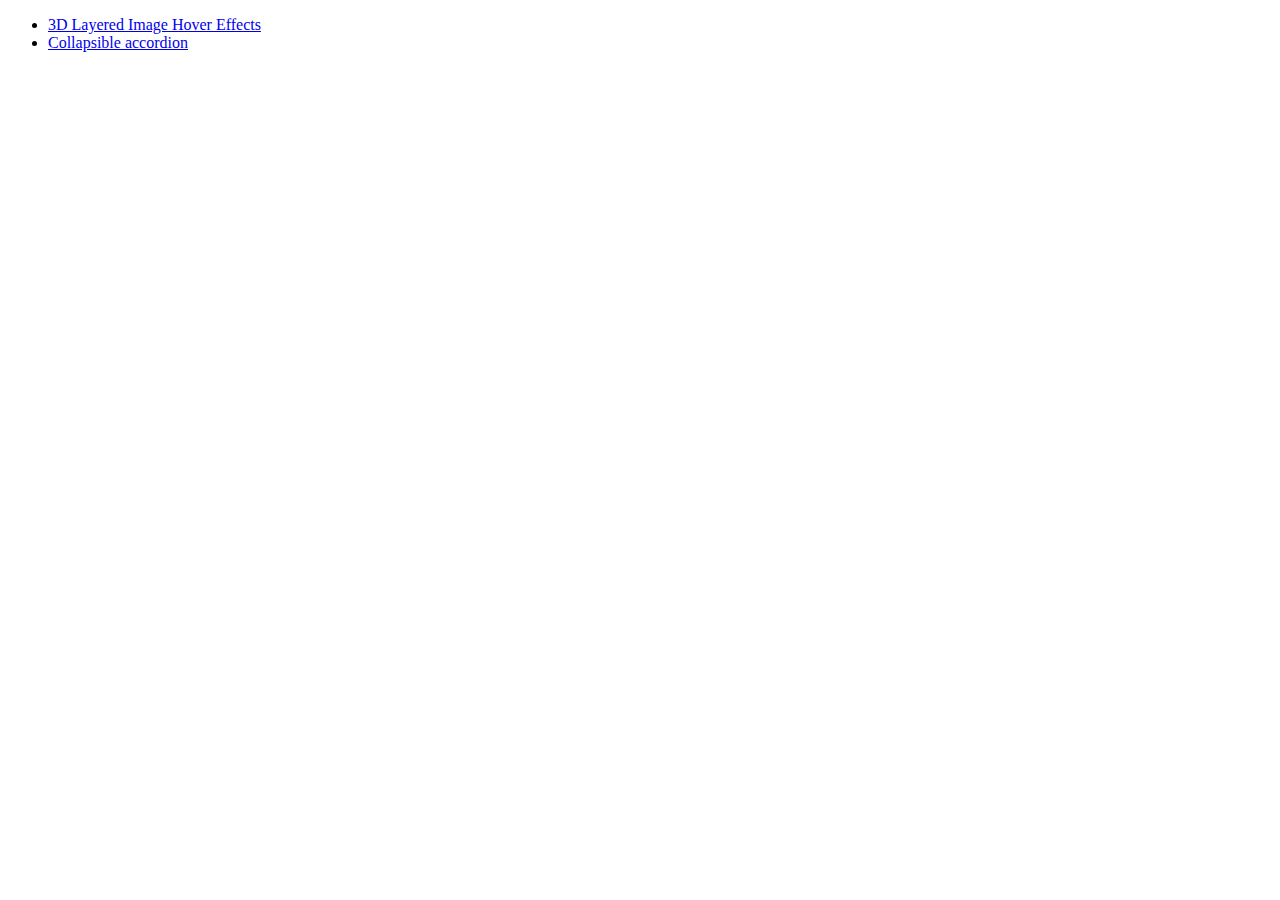
<file: index.html>
<!DOCTYPE html>
<html lang="en">
  <head>
    <meta charset="UTF-8" />
    <meta name="viewport" content="width=device-width, initial-scale=1.0" />
    <meta http-equiv="X-UA-Compatible" content="ie=edge" />
    <title>Css playground</title>
  </head>
  <body>
    <ul>
      <li>
        <a href="./layered-image-hover/index.html"
          >3D Layered Image Hover Effects</a
        >
      </li>
      <li><a href="./accordion/index.html">Collapsible accordion</a></li>
    </ul>
  </body>
</html>
</file>
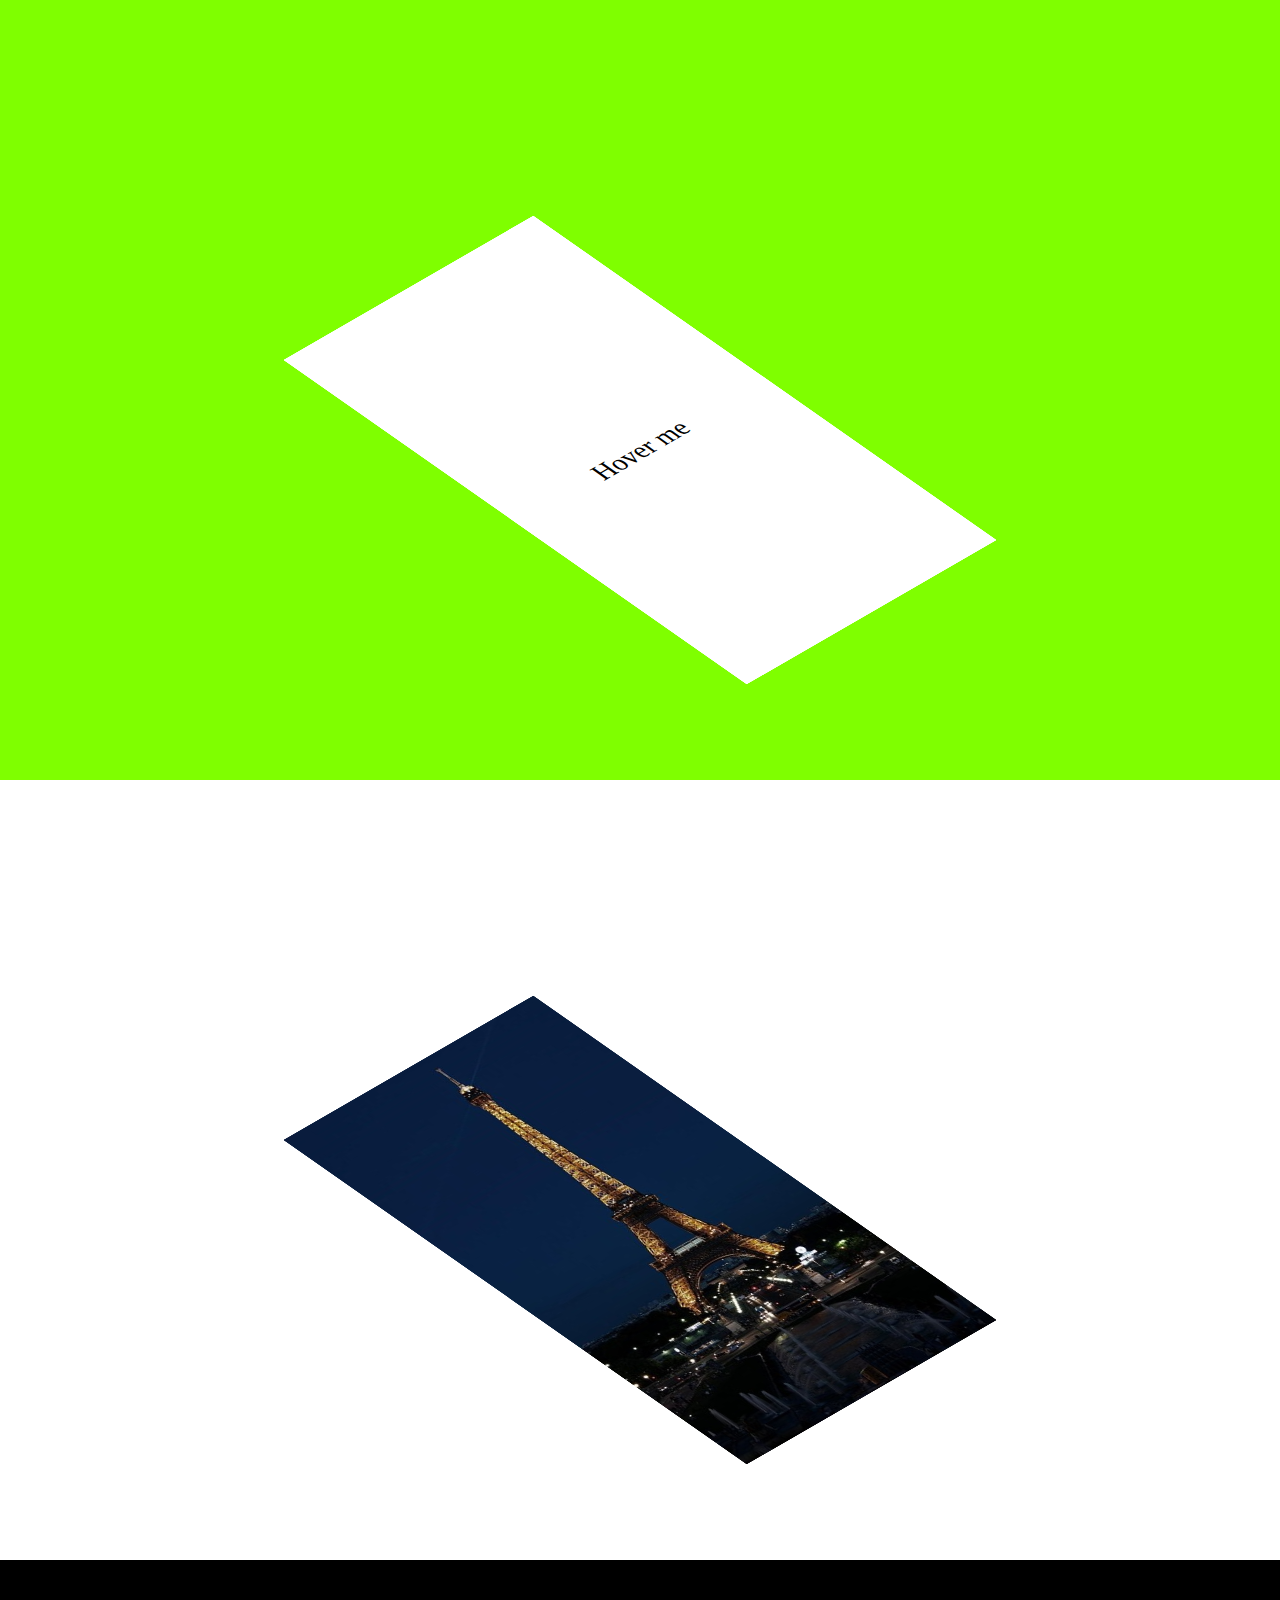
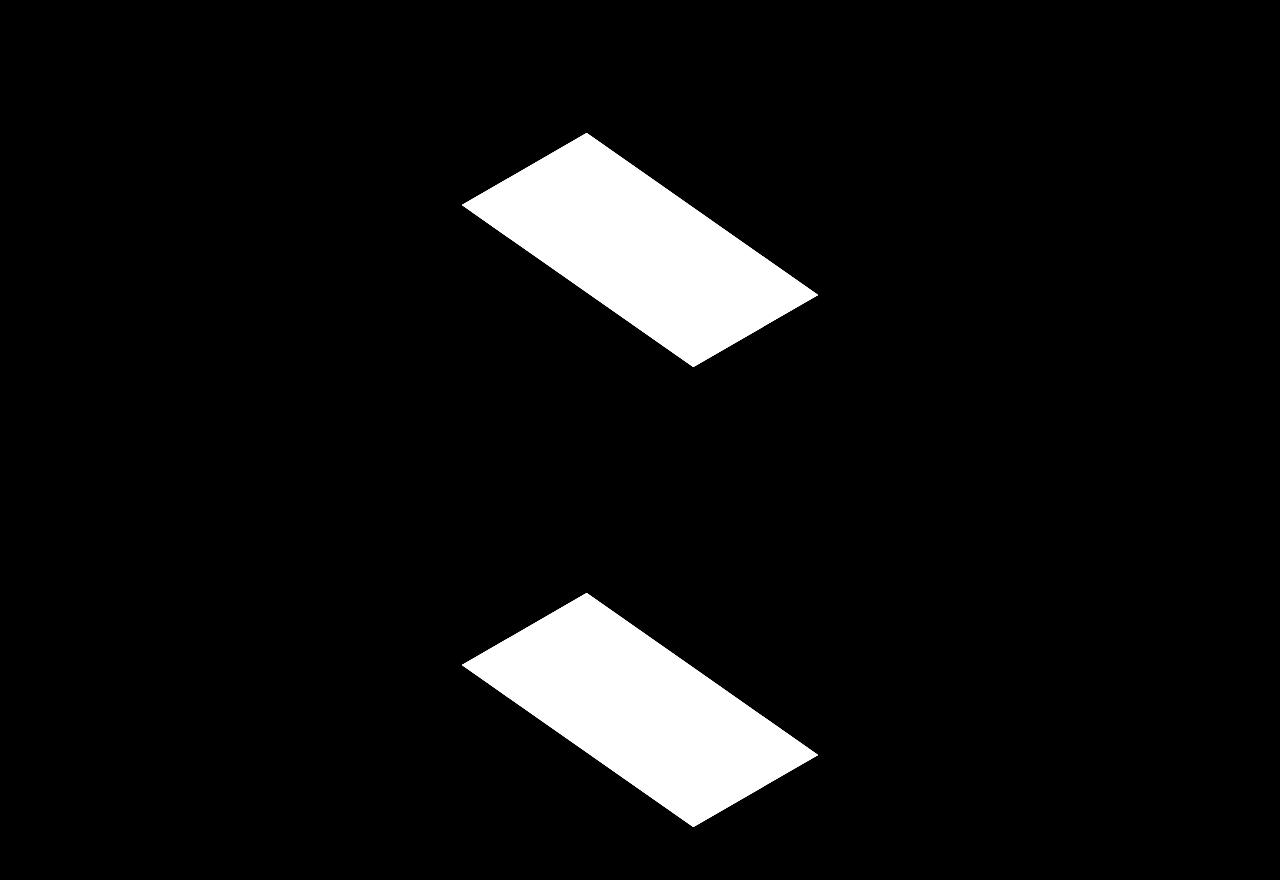
<file: layered-image-hover/index.html>
<!DOCTYPE html>
<html lang="en">

<head>
    <meta charset="UTF-8">
    <meta name="viewport" content="width=device-width, initial-scale=1.0">
    <meta http-equiv="X-UA-Compatible" content="ie=edge">
    <title>3D Layered Image Hover Effects</title>

    <link rel="stylesheet" href="./style.css">
</head>

<body>


    <section class="u-chartreuse">
        <div class="Box Box--medium">
            <div class="Box-layer">Hover me</div>
            <div class="Box-layer">Hover me</div>
            <div class="Box-layer">Hover me</div>
            <div class="Box-layer">Hover me</div>
        </div>
    </section>

    <section>
        <div class="Box Box--medium Box--effeil">
            <div class="Box-layer"></div>
            <div class="Box-layer"></div>
            <div class="Box-layer"></div>
            <div class="Box-layer"></div>
        </div>
    </section>

    <section class="u-black">
        <div class="Box Box--small Box--elevation-low">
            <div class="Box-layer"></div>
            <div class="Box-layer"></div>
            <div class="Box-layer"></div>
            <div class="Box-layer"></div>
        </div>
    </section>

    <section class="u-black">
        <div class="Box Box--small Box--elevation-high">
            <div class="Box-layer"></div>
            <div class="Box-layer"></div>
            <div class="Box-layer"></div>
            <div class="Box-layer"></div>
        </div>
    </section>

</body>

</html>
</file>
<file: layered-image-hover/style.css>
/* From https://www.youtube.com/watch?v=xtrYklakUIk&t=54s */

/* ---------------------------------------------------- */
/* Main effect CSS                                      */
/* ---------------------------------------------------- */
.Box {
    position: relative;
    margin-top: 120px;

    background: rgba(255, 255, 255, 0.1);
    transform: rotate(-30deg) skew(25deg) scale(0.8);
}

.Box-layer {
    position: absolute;
    top: 0;
    left: 0;
    width: 100%;
    height: 100%;

    background: #fff;

    transition: .5s;
}

.Box {
    --layer-elevation: 40px;
}

/* Cannot find a way to remove following duplication. 
   Unfortunately we cannot use counters in calc function */
.Box:hover .Box-layer:nth-child(4) {
    transform: translate(calc(var(--layer-elevation) * 4), calc(var(--layer-elevation) * -4));
    opacity: 1;
}

.Box:hover .Box-layer:nth-child(3) {
    transform: translate(calc(var(--layer-elevation) * 3), calc(var(--layer-elevation) * -3));
    opacity: .8;
}

.Box:hover .Box-layer:nth-child(2) {
    transform: translate(calc(var(--layer-elevation) * 2), calc(var(--layer-elevation) * -2));
    opacity: .6;
}

.Box:hover .Box-layer:nth-child(1) {
    transform: translate(calc(var(--layer-elevation) * 1), calc(var(--layer-elevation) * -1));
    opacity: .4;
}

/* ---------------------------------------------------- */
/* Box modifiers                                        */
/* ---------------------------------------------------- */
.Box--medium {
    width: 360px;
    height: 640px;
}

.Box--small {
    width: 180px;
    height: 320px;
}

.Box--effeil .Box-layer {
    background: url('./img.jpg');
    background-size: cover;
}

.Box--elevation-high {
    --layer-elevation: 60px;
}

.Box--elevation-low {
    --layer-elevation: 20px;
}

/* ---------------------------------------------------- */
/* Some positioning (can be skipped)                    */
/* ---------------------------------------------------- */
body {
    margin: 0;
    padding: 0;

    width: 100%;
    height: 100vh;
}
section {
    margin: 0;
    padding: 10px 0;

    display: flex;
    align-items: center;
    flex-direction: column; 
}

.Box-layer {
    display: flex;
    align-items: center;
    justify-content: center;
    
    font-size: 2rem;
}

/* ---------------------------------------------------- */
/* Utilities (can be skipped)                           */
/* ---------------------------------------------------- */
.u-chartreuse {
    background-color: chartreuse;
}

.u-black {
    background-color: black;
}
</file>
